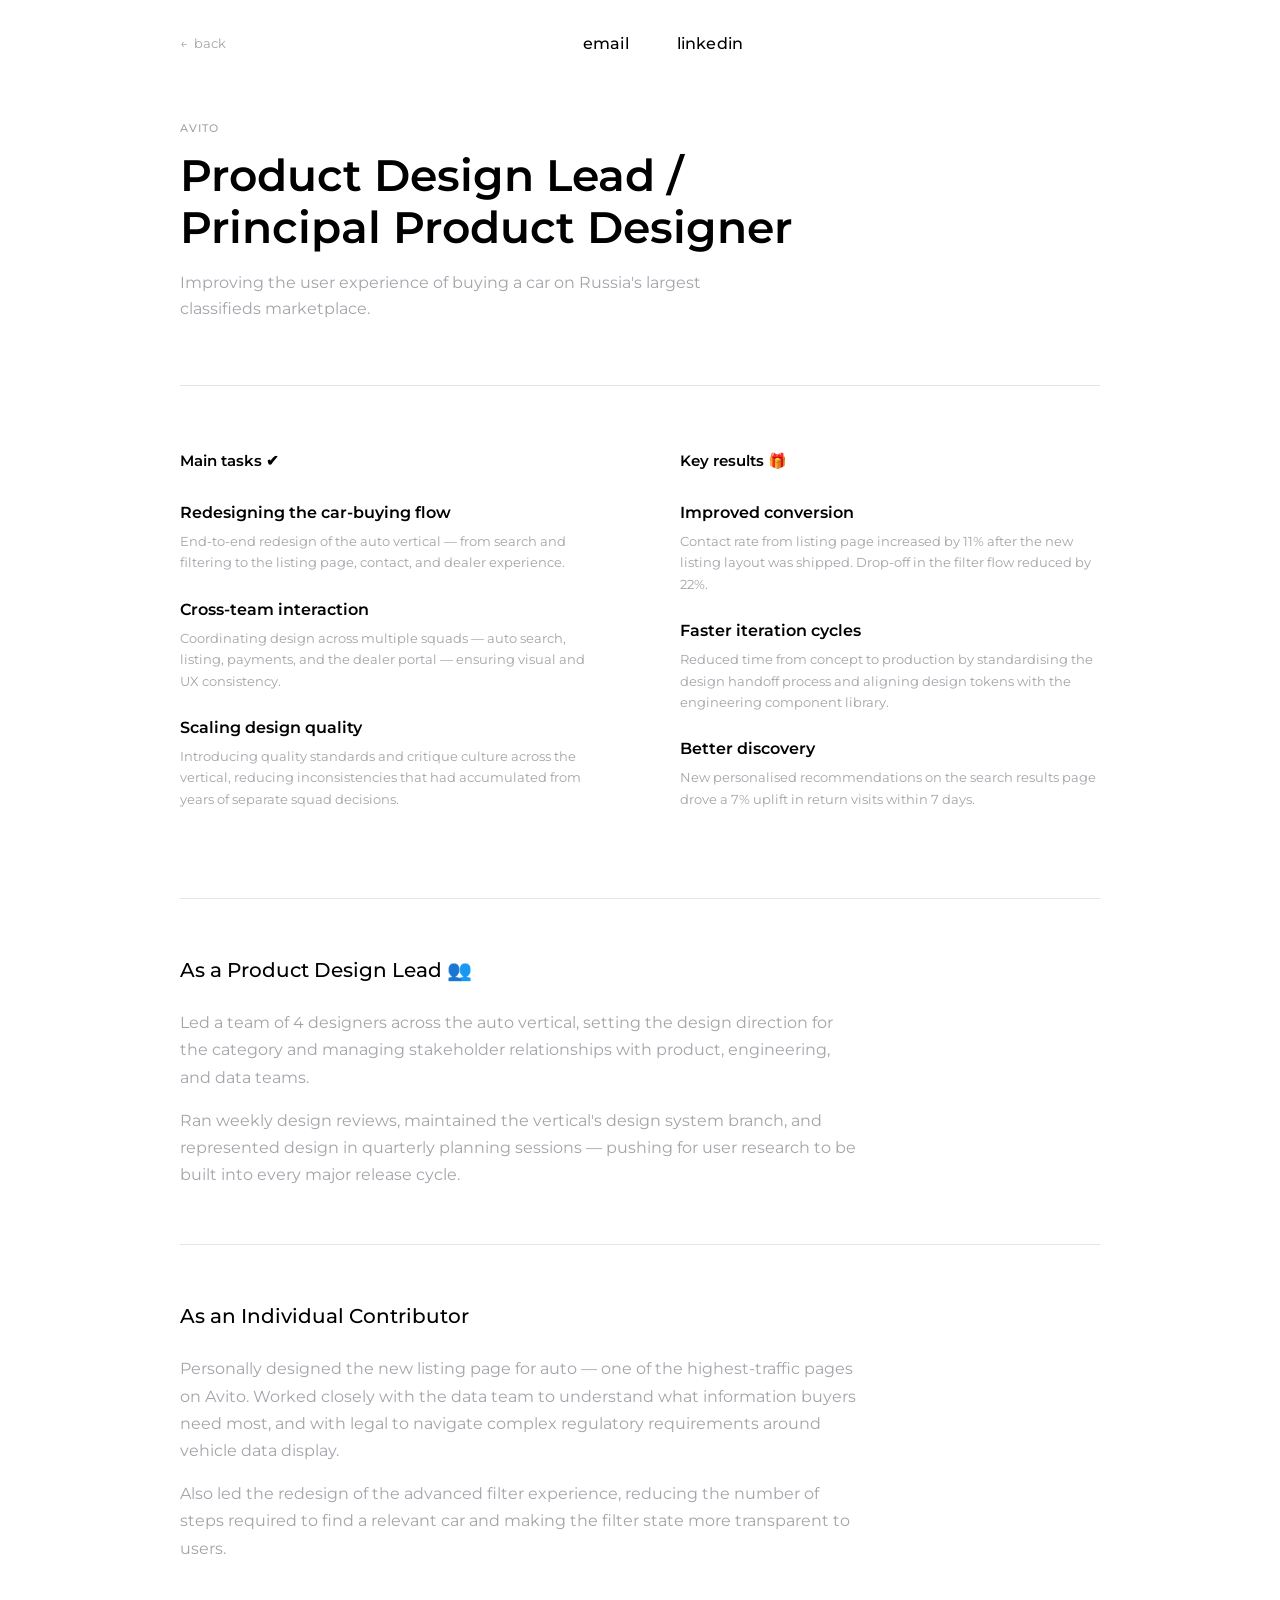
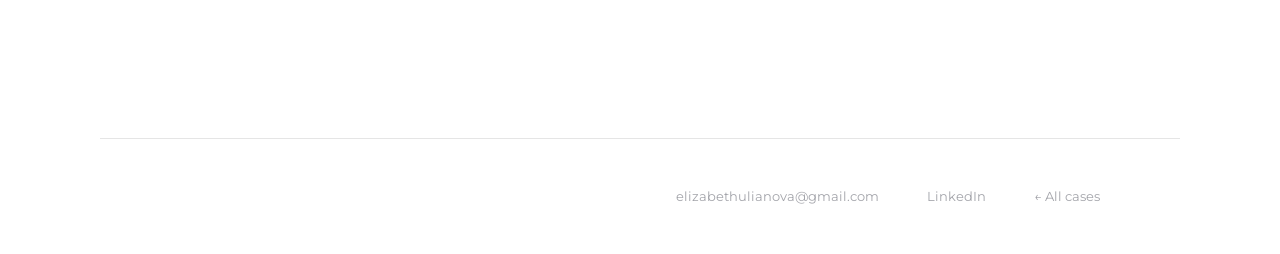
<file: avito.html>
<!DOCTYPE html>
<html lang="en">
<head>
  <meta charset="UTF-8" />
  <meta name="viewport" content="width=device-width, initial-scale=1.0" />
  <title>Avito — Lisa Ulianova</title>
  <link rel="stylesheet" href="styles.css" />
  <link rel="preconnect" href="https://fonts.googleapis.com" />
  <link rel="preconnect" href="https://fonts.gstatic.com" crossorigin />
</head>
<body class="case-page">

  <header>
    <div class="case-header">
      <a href="index.html" class="back-link">back</a>
      <nav class="site-nav" style="padding:0;justify-content:flex-end;gap:48px;width:auto;">
        <a href="#" onclick="copyEmail(event)">email</a>
        <a href="https://www.linkedin.com/in/lisaulianova/" target="_blank" rel="noopener">linkedin</a>
      </nav>
    </div>
  </header>

  <div class="case-hero">
    <p class="case-company">Avito</p>
    <h1 class="case-title">Product Design Lead /<br>Principal Product Designer</h1>
    <p class="case-subtitle">Improving the user experience of buying a car on Russia's largest classifieds marketplace.</p>
  </div>

  <div class="case-content">

    <div class="case-two-col">
      <div class="case-col">
        <h2>Main tasks ✔</h2>

        <div class="case-item">
          <h4>Redesigning the car-buying flow</h4>
          <p>End-to-end redesign of the auto vertical — from search and filtering to the listing page, contact, and dealer experience.</p>
        </div>

        <div class="case-item">
          <h4>Cross-team interaction</h4>
          <p>Coordinating design across multiple squads — auto search, listing, payments, and the dealer portal — ensuring visual and UX consistency.</p>
        </div>

        <div class="case-item">
          <h4>Scaling design quality</h4>
          <p>Introducing quality standards and critique culture across the vertical, reducing inconsistencies that had accumulated from years of separate squad decisions.</p>
        </div>
      </div>

      <div class="case-col">
        <h2>Key results 🎁</h2>

        <div class="case-item">
          <h4>Improved conversion</h4>
          <p>Contact rate from listing page increased by 11% after the new listing layout was shipped. Drop-off in the filter flow reduced by 22%.</p>
        </div>

        <div class="case-item">
          <h4>Faster iteration cycles</h4>
          <p>Reduced time from concept to production by standardising the design handoff process and aligning design tokens with the engineering component library.</p>
        </div>

        <div class="case-item">
          <h4>Better discovery</h4>
          <p>New personalised recommendations on the search results page drove a 7% uplift in return visits within 7 days.</p>
        </div>
      </div>
    </div>

    <div class="case-section">
      <h2>As a Product Design Lead 👥</h2>
      <p>Led a team of 4 designers across the auto vertical, setting the design direction for the category and managing stakeholder relationships with product, engineering, and data teams.</p>
      <p>Ran weekly design reviews, maintained the vertical's design system branch, and represented design in quarterly planning sessions — pushing for user research to be built into every major release cycle.</p>
    </div>

    <div class="case-section">
      <h2>As an Individual Contributor</h2>
      <p>Personally designed the new listing page for auto — one of the highest-traffic pages on Avito. Worked closely with the data team to understand what information buyers need most, and with legal to navigate complex regulatory requirements around vehicle data display.</p>
      <p>Also led the redesign of the advanced filter experience, reducing the number of steps required to find a relevant car and making the filter state more transparent to users.</p>
    </div>

  </div>

  <footer>
    <div class="site-footer">
      <a href="mailto:elizabethulianova@gmail.com">elizabethulianova@gmail.com</a>
      <a href="https://www.linkedin.com/in/lisaulianova/" target="_blank" rel="noopener">LinkedIn</a>
      <a href="index.html">← All cases</a>
    </div>
  </footer>

  <script>
    function copyEmail(e) {
      e.preventDefault();
      navigator.clipboard.writeText('elizabethulianova@gmail.com').then(function () {
        var toast = document.createElement('div');
        toast.className = 'toast';
        toast.textContent = 'email copied';
        document.body.appendChild(toast);
        setTimeout(function () { toast.classList.add('toast--visible'); }, 10);
        setTimeout(function () {
          toast.classList.remove('toast--visible');
          setTimeout(function () { toast.remove(); }, 300);
        }, 2200);
      });
    }
  </script>
</body>
</html>
</file>
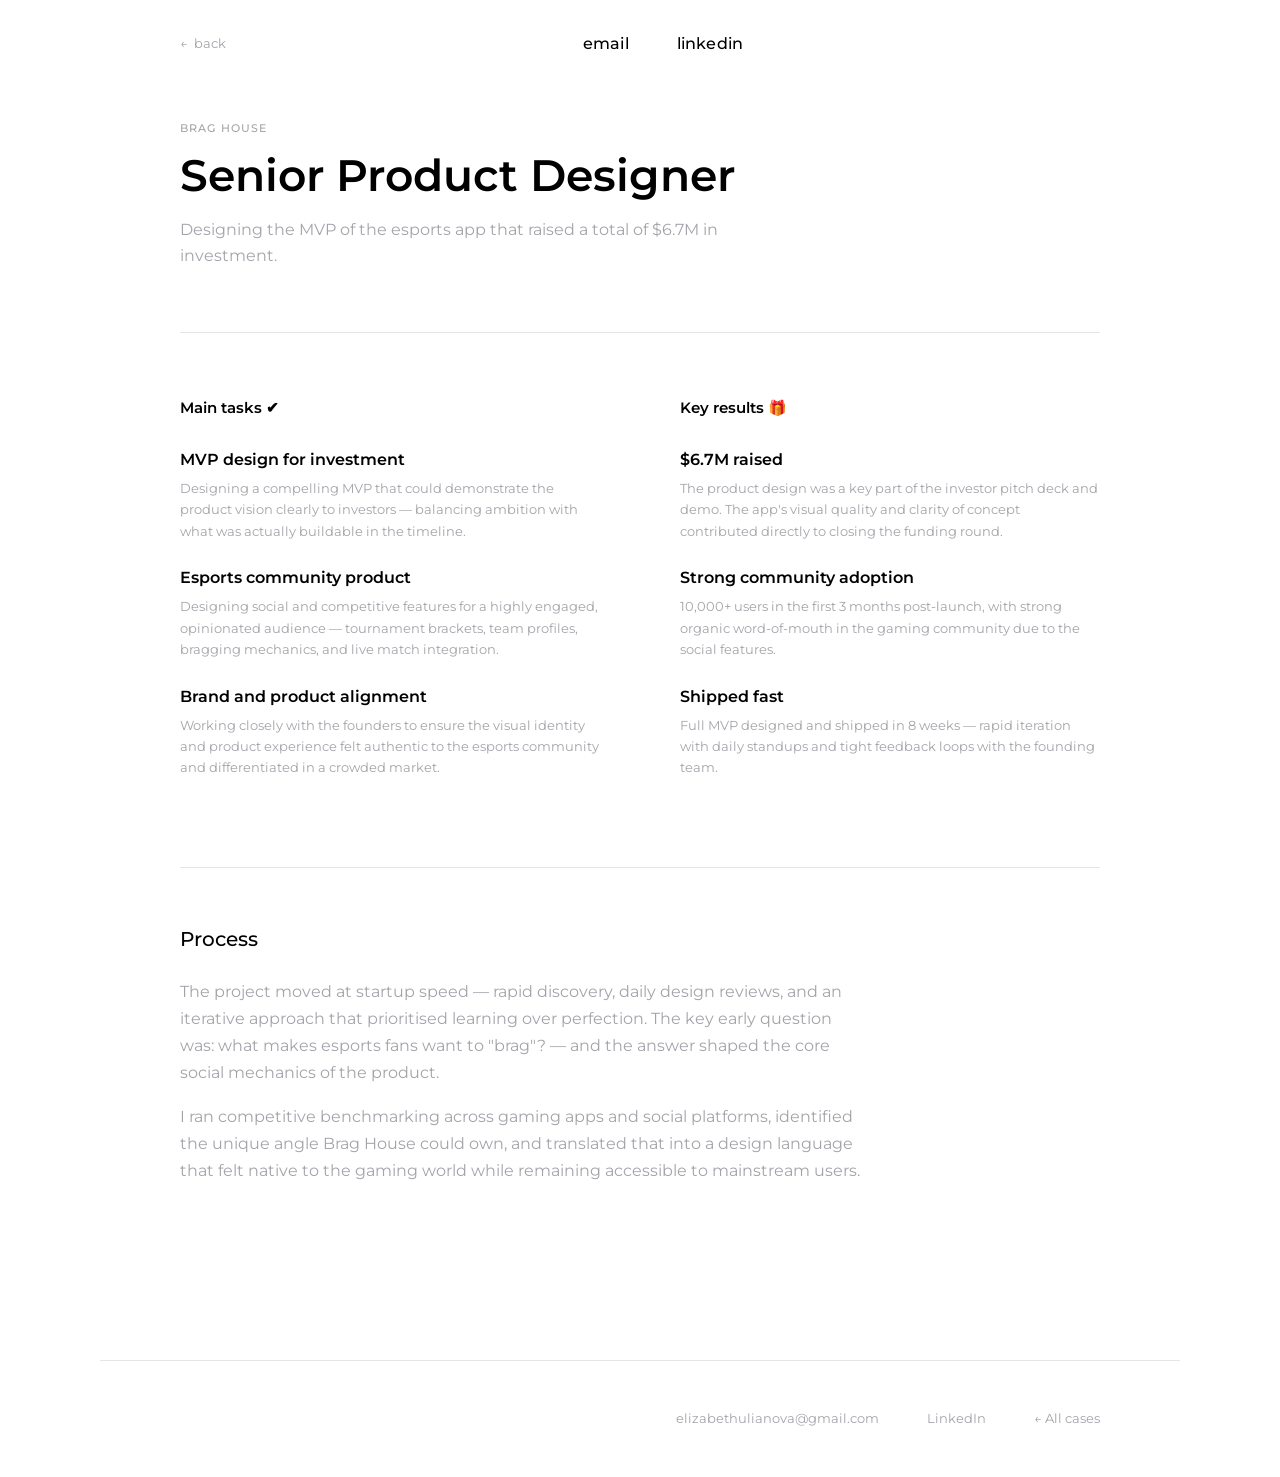
<file: brag-house.html>
<!DOCTYPE html>
<html lang="en">
<head>
  <meta charset="UTF-8" />
  <meta name="viewport" content="width=device-width, initial-scale=1.0" />
  <title>Brag House — Lisa Ulianova</title>
  <link rel="stylesheet" href="styles.css" />
  <link rel="preconnect" href="https://fonts.googleapis.com" />
  <link rel="preconnect" href="https://fonts.gstatic.com" crossorigin />
</head>
<body class="case-page">

  <header>
    <div class="case-header">
      <a href="index.html" class="back-link">back</a>
      <nav class="site-nav" style="padding:0;justify-content:flex-end;gap:48px;width:auto;">
        <a href="#" onclick="copyEmail(event)">email</a>
        <a href="https://www.linkedin.com/in/lisaulianova/" target="_blank" rel="noopener">linkedin</a>
      </nav>
    </div>
  </header>

  <div class="case-hero">
    <p class="case-company">Brag House</p>
    <h1 class="case-title">Senior Product Designer</h1>
    <p class="case-subtitle">Designing the MVP of the esports app that raised a total of $6.7M in investment.</p>
  </div>

  <div class="case-content">

    <div class="case-two-col">
      <div class="case-col">
        <h2>Main tasks ✔</h2>

        <div class="case-item">
          <h4>MVP design for investment</h4>
          <p>Designing a compelling MVP that could demonstrate the product vision clearly to investors — balancing ambition with what was actually buildable in the timeline.</p>
        </div>

        <div class="case-item">
          <h4>Esports community product</h4>
          <p>Designing social and competitive features for a highly engaged, opinionated audience — tournament brackets, team profiles, bragging mechanics, and live match integration.</p>
        </div>

        <div class="case-item">
          <h4>Brand and product alignment</h4>
          <p>Working closely with the founders to ensure the visual identity and product experience felt authentic to the esports community and differentiated in a crowded market.</p>
        </div>
      </div>

      <div class="case-col">
        <h2>Key results 🎁</h2>

        <div class="case-item">
          <h4>$6.7M raised</h4>
          <p>The product design was a key part of the investor pitch deck and demo. The app's visual quality and clarity of concept contributed directly to closing the funding round.</p>
        </div>

        <div class="case-item">
          <h4>Strong community adoption</h4>
          <p>10,000+ users in the first 3 months post-launch, with strong organic word-of-mouth in the gaming community due to the social features.</p>
        </div>

        <div class="case-item">
          <h4>Shipped fast</h4>
          <p>Full MVP designed and shipped in 8 weeks — rapid iteration with daily standups and tight feedback loops with the founding team.</p>
        </div>
      </div>
    </div>

    <div class="case-section">
      <h2>Process</h2>
      <p>The project moved at startup speed — rapid discovery, daily design reviews, and an iterative approach that prioritised learning over perfection. The key early question was: what makes esports fans want to "brag"? — and the answer shaped the core social mechanics of the product.</p>
      <p>I ran competitive benchmarking across gaming apps and social platforms, identified the unique angle Brag House could own, and translated that into a design language that felt native to the gaming world while remaining accessible to mainstream users.</p>
    </div>

  </div>

  <footer>
    <div class="site-footer">
      <a href="mailto:elizabethulianova@gmail.com">elizabethulianova@gmail.com</a>
      <a href="https://www.linkedin.com/in/lisaulianova/" target="_blank" rel="noopener">LinkedIn</a>
      <a href="index.html">← All cases</a>
    </div>
  </footer>

  <script>
    function copyEmail(e) {
      e.preventDefault();
      navigator.clipboard.writeText('elizabethulianova@gmail.com').then(function () {
        var toast = document.createElement('div');
        toast.className = 'toast';
        toast.textContent = 'email copied';
        document.body.appendChild(toast);
        setTimeout(function () { toast.classList.add('toast--visible'); }, 10);
        setTimeout(function () {
          toast.classList.remove('toast--visible');
          setTimeout(function () { toast.remove(); }, 300);
        }, 2200);
      });
    }
  </script>
</body>
</html>
</file>
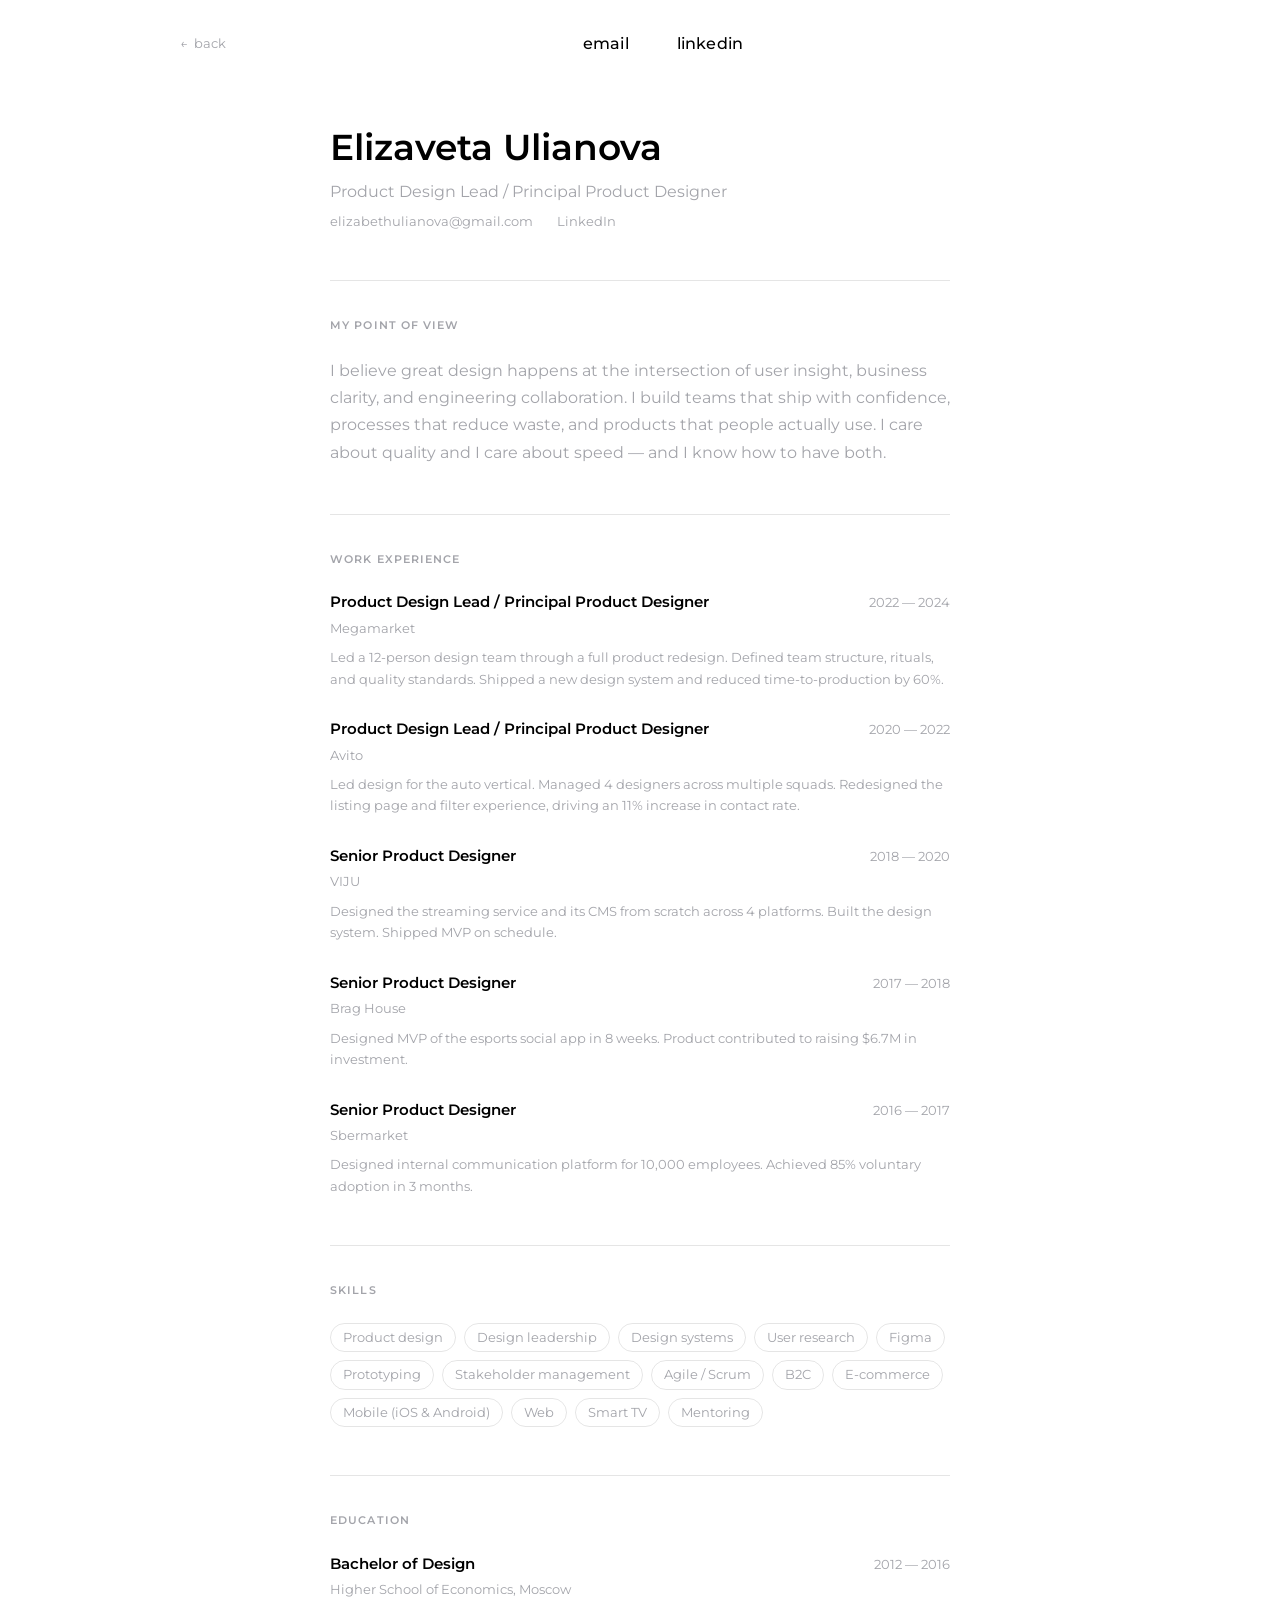
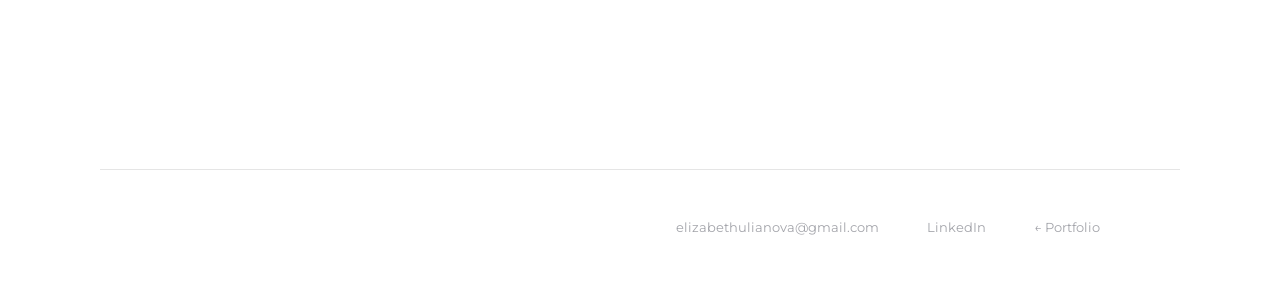
<file: cv.html>
<!DOCTYPE html>
<html lang="en">
<head>
  <meta charset="UTF-8" />
  <meta name="viewport" content="width=device-width, initial-scale=1.0" />
  <title>CV — Lisa Ulianova</title>
  <link rel="stylesheet" href="styles.css" />
  <link rel="preconnect" href="https://fonts.googleapis.com" />
  <link rel="preconnect" href="https://fonts.gstatic.com" crossorigin />
  <style>
    .cv-page {
      max-width: 780px;
      margin: 0 auto;
      padding: 64px var(--side-padding) 120px;
    }
    .cv-name {
      font-size: 36px;
      font-weight: 600;
      margin-bottom: 6px;
    }
    .cv-role {
      font-size: 16px;
      color: var(--text-muted);
      margin-bottom: 8px;
    }
    .cv-contact {
      font-size: 13px;
      color: var(--text-muted);
      margin-bottom: 48px;
      display: flex;
      gap: 24px;
      flex-wrap: wrap;
    }
    .cv-contact a {
      color: var(--text-muted);
      transition: color 0.2s;
    }
    .cv-contact a:hover { color: var(--text); }
    .cv-section {
      margin-bottom: 48px;
      padding-top: 36px;
      border-top: 1px solid var(--border);
    }
    .cv-section h2 {
      font-size: 11px;
      font-weight: 600;
      letter-spacing: 0.1em;
      text-transform: uppercase;
      color: var(--text-muted);
      margin-bottom: 24px;
    }
    .cv-job {
      margin-bottom: 28px;
    }
    .cv-job-header {
      display: flex;
      justify-content: space-between;
      align-items: baseline;
      margin-bottom: 4px;
    }
    .cv-job h3 {
      font-size: 15px;
      font-weight: 600;
    }
    .cv-job-date {
      font-size: 13px;
      color: var(--text-muted);
    }
    .cv-job-company {
      font-size: 13px;
      color: var(--text-muted);
      margin-bottom: 8px;
    }
    .cv-job p {
      font-size: 13px;
      line-height: 1.65;
      color: var(--text-muted);
    }
    .cv-skills {
      display: flex;
      flex-wrap: wrap;
      gap: 8px;
    }
    .cv-skill {
      font-size: 13px;
      padding: 4px 12px;
      border: 1px solid var(--border);
      border-radius: 20px;
      color: var(--text-muted);
    }
    .cv-pov {
      font-size: 16px;
      line-height: 1.7;
      color: var(--text-muted);
      max-width: 620px;
    }
    .cv-download {
      display: inline-block;
      margin-top: 32px;
      font-size: 13px;
      border-bottom: 1px solid var(--border);
      padding-bottom: 2px;
      color: var(--text-muted);
      transition: color 0.2s, border-color 0.2s;
    }
    .cv-download:hover {
      color: var(--text);
      border-color: var(--text);
    }
  </style>
</head>
<body class="case-page">

  <header>
    <div class="case-header">
      <a href="index.html" class="back-link">back</a>
      <nav class="site-nav" style="padding:0;justify-content:flex-end;gap:48px;width:auto;">
        <a href="#" onclick="copyEmail(event)">email</a>
        <a href="https://www.linkedin.com/in/lisaulianova/" target="_blank" rel="noopener">linkedin</a>
      </nav>
    </div>
  </header>

  <div class="cv-page">

    <h1 class="cv-name">Elizaveta Ulianova</h1>
    <p class="cv-role">Product Design Lead / Principal Product Designer</p>
    <div class="cv-contact">
      <a href="mailto:elizabethulianova@gmail.com">elizabethulianova@gmail.com</a>
      <a href="https://www.linkedin.com/in/lisaulianova/" target="_blank" rel="noopener">LinkedIn</a>
    </div>

    <div class="cv-section">
      <h2>My point of view</h2>
      <p class="cv-pov">I believe great design happens at the intersection of user insight, business clarity, and engineering collaboration. I build teams that ship with confidence, processes that reduce waste, and products that people actually use. I care about quality and I care about speed — and I know how to have both.</p>
    </div>

    <div class="cv-section">
      <h2>Work experience</h2>

      <div class="cv-job">
        <div class="cv-job-header">
          <h3>Product Design Lead / Principal Product Designer</h3>
          <span class="cv-job-date">2022 — 2024</span>
        </div>
        <p class="cv-job-company">Megamarket</p>
        <p>Led a 12-person design team through a full product redesign. Defined team structure, rituals, and quality standards. Shipped a new design system and reduced time-to-production by 60%.</p>
      </div>

      <div class="cv-job">
        <div class="cv-job-header">
          <h3>Product Design Lead / Principal Product Designer</h3>
          <span class="cv-job-date">2020 — 2022</span>
        </div>
        <p class="cv-job-company">Avito</p>
        <p>Led design for the auto vertical. Managed 4 designers across multiple squads. Redesigned the listing page and filter experience, driving an 11% increase in contact rate.</p>
      </div>

      <div class="cv-job">
        <div class="cv-job-header">
          <h3>Senior Product Designer</h3>
          <span class="cv-job-date">2018 — 2020</span>
        </div>
        <p class="cv-job-company">VIJU</p>
        <p>Designed the streaming service and its CMS from scratch across 4 platforms. Built the design system. Shipped MVP on schedule.</p>
      </div>

      <div class="cv-job">
        <div class="cv-job-header">
          <h3>Senior Product Designer</h3>
          <span class="cv-job-date">2017 — 2018</span>
        </div>
        <p class="cv-job-company">Brag House</p>
        <p>Designed MVP of the esports social app in 8 weeks. Product contributed to raising $6.7M in investment.</p>
      </div>

      <div class="cv-job">
        <div class="cv-job-header">
          <h3>Senior Product Designer</h3>
          <span class="cv-job-date">2016 — 2017</span>
        </div>
        <p class="cv-job-company">Sbermarket</p>
        <p>Designed internal communication platform for 10,000 employees. Achieved 85% voluntary adoption in 3 months.</p>
      </div>
    </div>

    <div class="cv-section">
      <h2>Skills</h2>
      <div class="cv-skills">
        <span class="cv-skill">Product design</span>
        <span class="cv-skill">Design leadership</span>
        <span class="cv-skill">Design systems</span>
        <span class="cv-skill">User research</span>
        <span class="cv-skill">Figma</span>
        <span class="cv-skill">Prototyping</span>
        <span class="cv-skill">Stakeholder management</span>
        <span class="cv-skill">Agile / Scrum</span>
        <span class="cv-skill">B2C</span>
        <span class="cv-skill">E-commerce</span>
        <span class="cv-skill">Mobile (iOS &amp; Android)</span>
        <span class="cv-skill">Web</span>
        <span class="cv-skill">Smart TV</span>
        <span class="cv-skill">Mentoring</span>
      </div>
    </div>

    <div class="cv-section">
      <h2>Education</h2>
      <div class="cv-job">
        <div class="cv-job-header">
          <h3>Bachelor of Design</h3>
          <span class="cv-job-date">2012 — 2016</span>
        </div>
        <p class="cv-job-company">Higher School of Economics, Moscow</p>
      </div>
    </div>

  </div>

  <footer>
    <div class="site-footer">
      <a href="mailto:elizabethulianova@gmail.com">elizabethulianova@gmail.com</a>
      <a href="https://www.linkedin.com/in/lisaulianova/" target="_blank" rel="noopener">LinkedIn</a>
      <a href="index.html">← Portfolio</a>
    </div>
  </footer>

  <script>
    function copyEmail(e) {
      e.preventDefault();
      navigator.clipboard.writeText('elizabethulianova@gmail.com').then(function () {
        var toast = document.createElement('div');
        toast.className = 'toast';
        toast.textContent = 'email copied';
        document.body.appendChild(toast);
        setTimeout(function () { toast.classList.add('toast--visible'); }, 10);
        setTimeout(function () {
          toast.classList.remove('toast--visible');
          setTimeout(function () { toast.remove(); }, 300);
        }, 2200);
      });
    }
  </script>
</body>
</html>
</file>
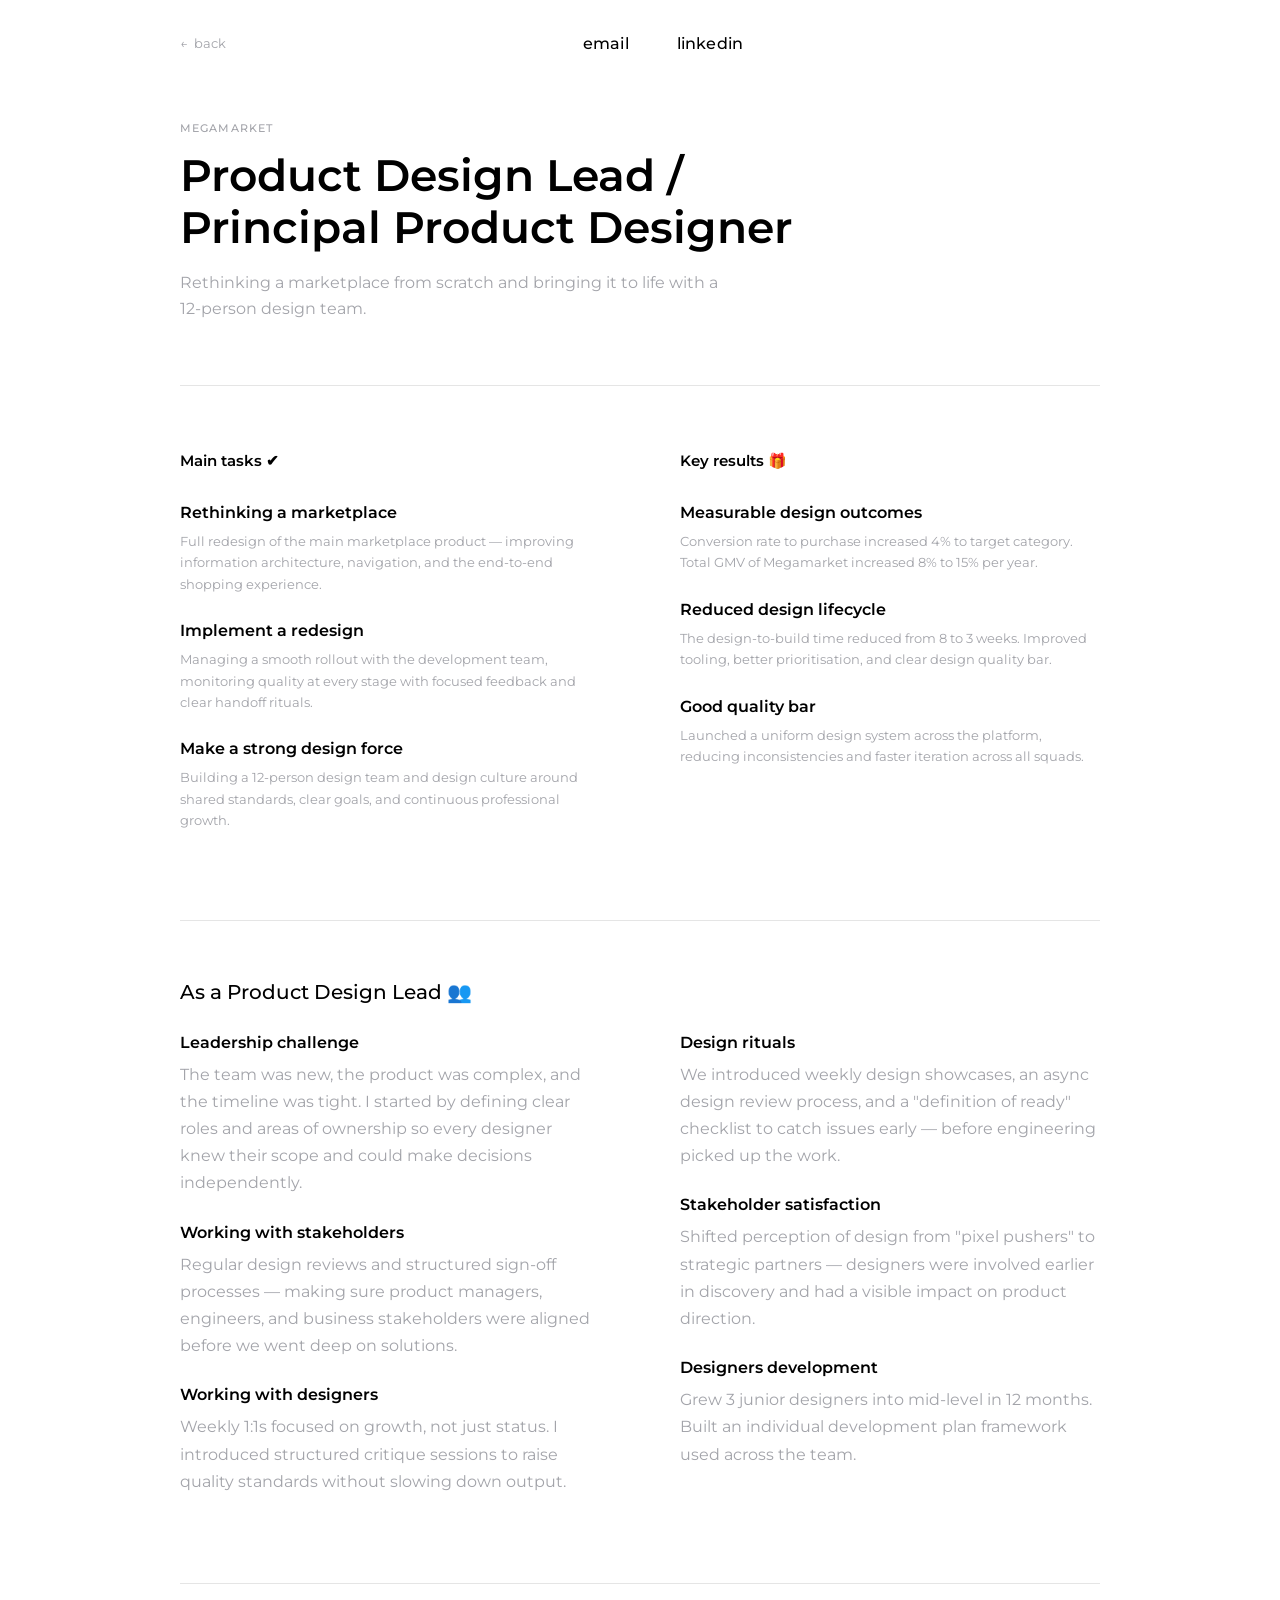
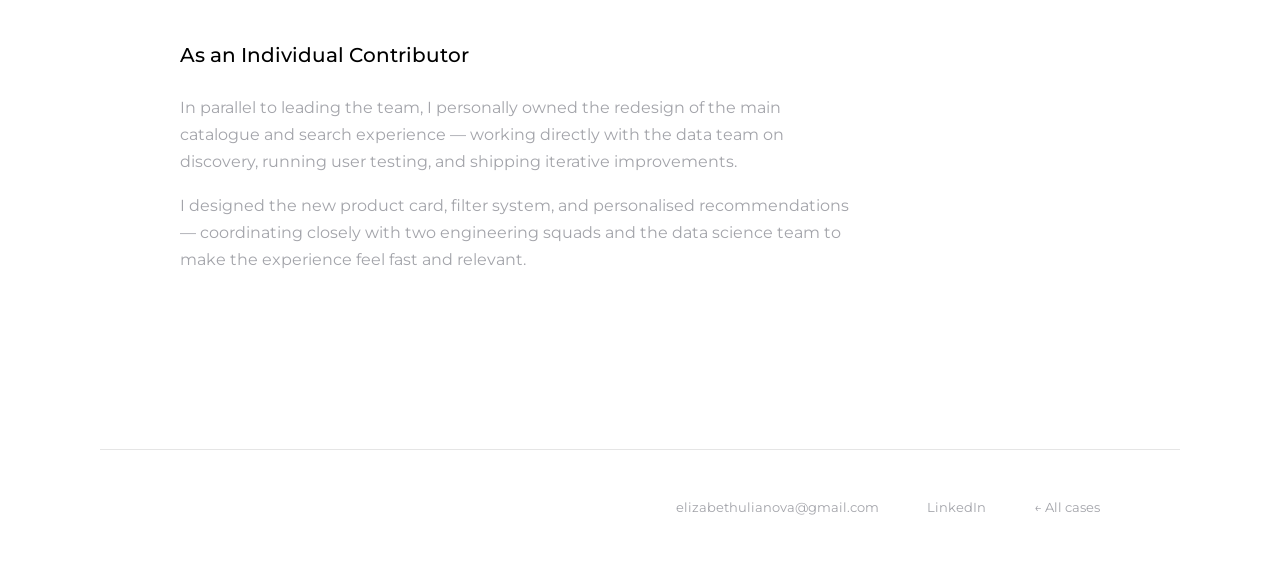
<file: megamarket.html>
<!DOCTYPE html>
<html lang="en">
<head>
  <meta charset="UTF-8" />
  <meta name="viewport" content="width=device-width, initial-scale=1.0" />
  <title>Megamarket — Lisa Ulianova</title>
  <link rel="stylesheet" href="styles.css" />
  <link rel="preconnect" href="https://fonts.googleapis.com" />
  <link rel="preconnect" href="https://fonts.gstatic.com" crossorigin />
</head>
<body class="case-page">

  <header>
    <div class="case-header">
      <a href="index.html" class="back-link">back</a>
      <nav class="site-nav" style="padding:0;justify-content:flex-end;gap:48px;width:auto;">
        <a href="#" onclick="copyEmail(event)">email</a>
        <a href="https://www.linkedin.com/in/lisaulianova/" target="_blank" rel="noopener">linkedin</a>
      </nav>
    </div>
  </header>

  <div class="case-hero">
    <p class="case-company">Megamarket</p>
    <h1 class="case-title">Product Design Lead /<br>Principal Product Designer</h1>
    <p class="case-subtitle">Rethinking a marketplace from scratch and bringing it to life with a 12-person design team.</p>
  </div>

  <div class="case-content">

    <div class="case-two-col">
      <div class="case-col">
        <h2>Main tasks ✔</h2>

        <div class="case-item">
          <h4>Rethinking a marketplace</h4>
          <p>Full redesign of the main marketplace product — improving information architecture, navigation, and the end-to-end shopping experience.</p>
        </div>

        <div class="case-item">
          <h4>Implement a redesign</h4>
          <p>Managing a smooth rollout with the development team, monitoring quality at every stage with focused feedback and clear handoff rituals.</p>
        </div>

        <div class="case-item">
          <h4>Make a strong design force</h4>
          <p>Building a 12-person design team and design culture around shared standards, clear goals, and continuous professional growth.</p>
        </div>
      </div>

      <div class="case-col">
        <h2>Key results 🎁</h2>

        <div class="case-item">
          <h4>Measurable design outcomes</h4>
          <p>Conversion rate to purchase increased 4% to target category. Total GMV of Megamarket increased 8% to 15% per year.</p>
        </div>

        <div class="case-item">
          <h4>Reduced design lifecycle</h4>
          <p>The design-to-build time reduced from 8 to 3 weeks. Improved tooling, better prioritisation, and clear design quality bar.</p>
        </div>

        <div class="case-item">
          <h4>Good quality bar</h4>
          <p>Launched a uniform design system across the platform, reducing inconsistencies and faster iteration across all squads.</p>
        </div>
      </div>
    </div>

    <div class="case-section">
      <h2>As a Product Design Lead 👥</h2>

      <div class="case-two-col" style="border-top:none;padding-top:0;">
        <div class="case-col">

          <div class="case-item">
            <h4>Leadership challenge</h4>
            <p>The team was new, the product was complex, and the timeline was tight. I started by defining clear roles and areas of ownership so every designer knew their scope and could make decisions independently.</p>
          </div>

          <div class="case-item">
            <h4>Working with stakeholders</h4>
            <p>Regular design reviews and structured sign-off processes — making sure product managers, engineers, and business stakeholders were aligned before we went deep on solutions.</p>
          </div>

          <div class="case-item">
            <h4>Working with designers</h4>
            <p>Weekly 1:1s focused on growth, not just status. I introduced structured critique sessions to raise quality standards without slowing down output.</p>
          </div>

        </div>
        <div class="case-col">

          <div class="case-item">
            <h4>Design rituals</h4>
            <p>We introduced weekly design showcases, an async design review process, and a "definition of ready" checklist to catch issues early — before engineering picked up the work.</p>
          </div>

          <div class="case-item">
            <h4>Stakeholder satisfaction</h4>
            <p>Shifted perception of design from "pixel pushers" to strategic partners — designers were involved earlier in discovery and had a visible impact on product direction.</p>
          </div>

          <div class="case-item">
            <h4>Designers development</h4>
            <p>Grew 3 junior designers into mid-level in 12 months. Built an individual development plan framework used across the team.</p>
          </div>

        </div>
      </div>
    </div>

    <div class="case-section">
      <h2>As an Individual Contributor</h2>
      <p>In parallel to leading the team, I personally owned the redesign of the main catalogue and search experience — working directly with the data team on discovery, running user testing, and shipping iterative improvements.</p>
      <p>I designed the new product card, filter system, and personalised recommendations — coordinating closely with two engineering squads and the data science team to make the experience feel fast and relevant.</p>
    </div>

  </div>

  <footer>
    <div class="site-footer">
      <a href="mailto:elizabethulianova@gmail.com">elizabethulianova@gmail.com</a>
      <a href="https://www.linkedin.com/in/lisaulianova/" target="_blank" rel="noopener">LinkedIn</a>
      <a href="index.html">← All cases</a>
    </div>
  </footer>

  <script>
    function copyEmail(e) {
      e.preventDefault();
      navigator.clipboard.writeText('elizabethulianova@gmail.com').then(function () {
        var toast = document.createElement('div');
        toast.className = 'toast';
        toast.textContent = 'email copied';
        document.body.appendChild(toast);
        setTimeout(function () { toast.classList.add('toast--visible'); }, 10);
        setTimeout(function () {
          toast.classList.remove('toast--visible');
          setTimeout(function () { toast.remove(); }, 300);
        }, 2200);
      });
    }
  </script>
</body>
</html>
</file>
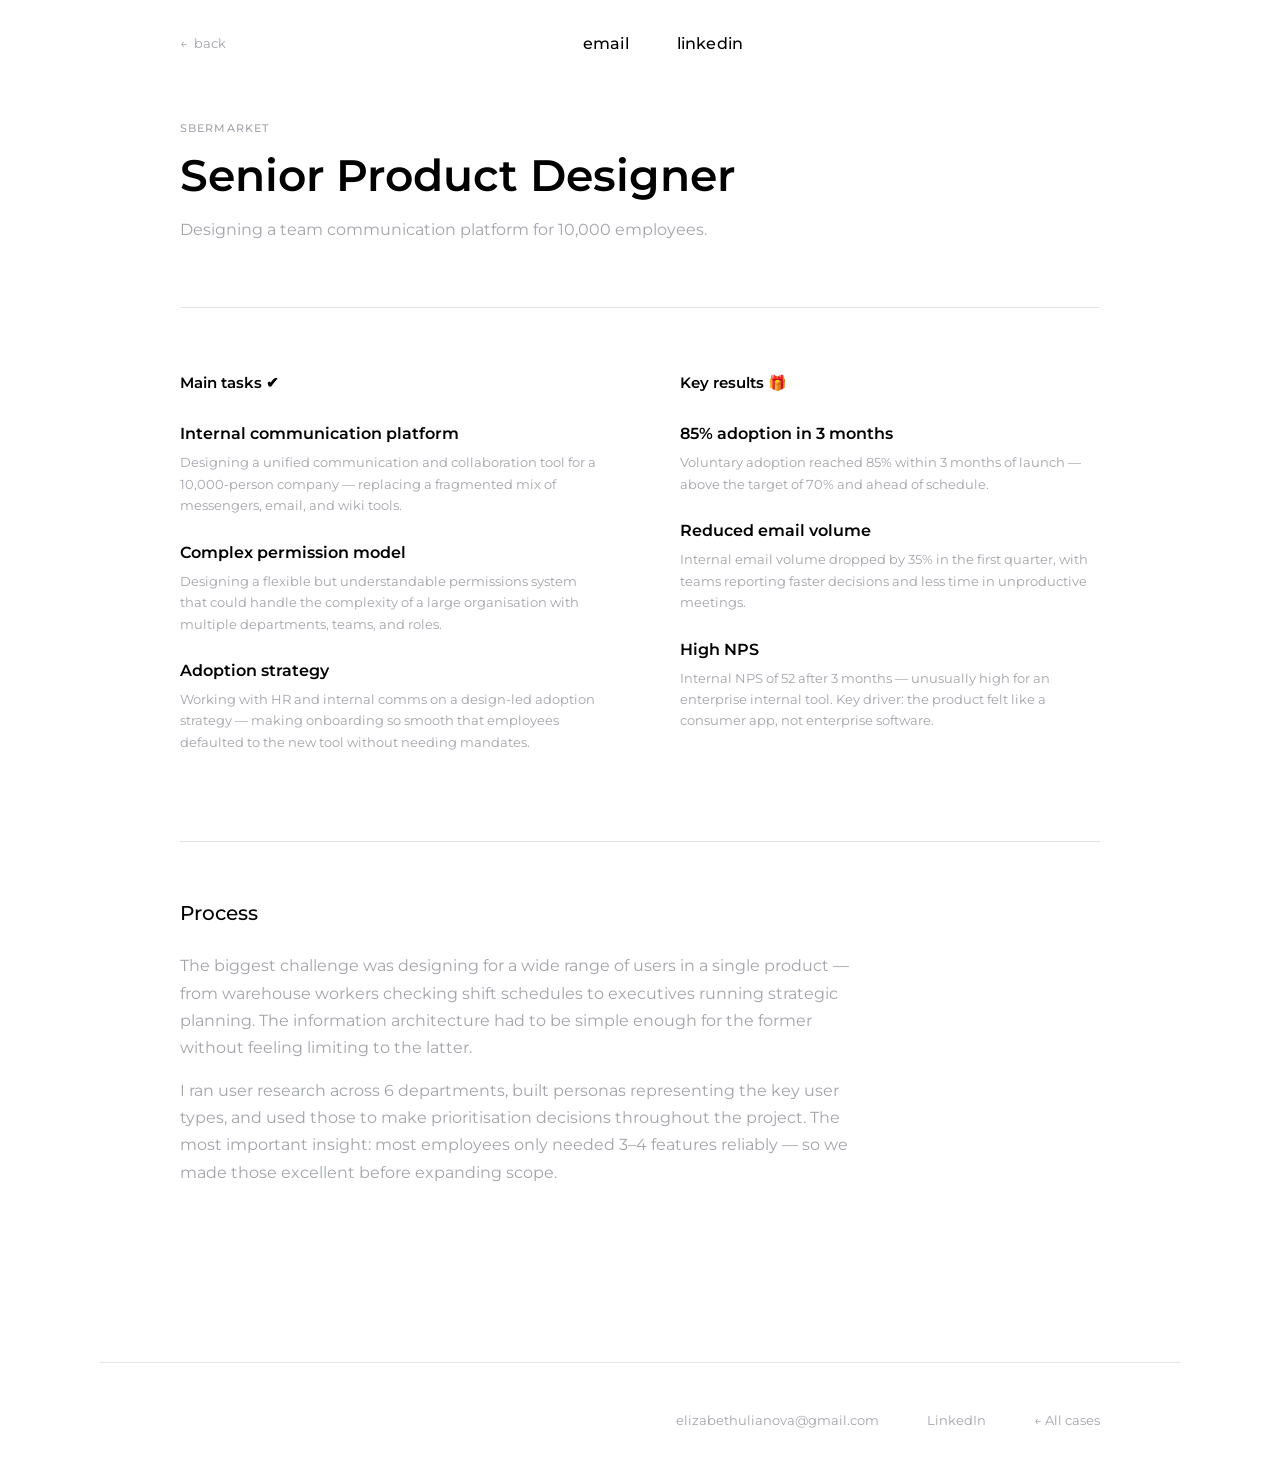
<file: sbermarket.html>
<!DOCTYPE html>
<html lang="en">
<head>
  <meta charset="UTF-8" />
  <meta name="viewport" content="width=device-width, initial-scale=1.0" />
  <title>Sbermarket — Lisa Ulianova</title>
  <link rel="stylesheet" href="styles.css" />
  <link rel="preconnect" href="https://fonts.googleapis.com" />
  <link rel="preconnect" href="https://fonts.gstatic.com" crossorigin />
</head>
<body class="case-page">

  <header>
    <div class="case-header">
      <a href="index.html" class="back-link">back</a>
      <nav class="site-nav" style="padding:0;justify-content:flex-end;gap:48px;width:auto;">
        <a href="#" onclick="copyEmail(event)">email</a>
        <a href="https://www.linkedin.com/in/lisaulianova/" target="_blank" rel="noopener">linkedin</a>
      </nav>
    </div>
  </header>

  <div class="case-hero">
    <p class="case-company">Sbermarket</p>
    <h1 class="case-title">Senior Product Designer</h1>
    <p class="case-subtitle">Designing a team communication platform for 10,000 employees.</p>
  </div>

  <div class="case-content">

    <div class="case-two-col">
      <div class="case-col">
        <h2>Main tasks ✔</h2>

        <div class="case-item">
          <h4>Internal communication platform</h4>
          <p>Designing a unified communication and collaboration tool for a 10,000-person company — replacing a fragmented mix of messengers, email, and wiki tools.</p>
        </div>

        <div class="case-item">
          <h4>Complex permission model</h4>
          <p>Designing a flexible but understandable permissions system that could handle the complexity of a large organisation with multiple departments, teams, and roles.</p>
        </div>

        <div class="case-item">
          <h4>Adoption strategy</h4>
          <p>Working with HR and internal comms on a design-led adoption strategy — making onboarding so smooth that employees defaulted to the new tool without needing mandates.</p>
        </div>
      </div>

      <div class="case-col">
        <h2>Key results 🎁</h2>

        <div class="case-item">
          <h4>85% adoption in 3 months</h4>
          <p>Voluntary adoption reached 85% within 3 months of launch — above the target of 70% and ahead of schedule.</p>
        </div>

        <div class="case-item">
          <h4>Reduced email volume</h4>
          <p>Internal email volume dropped by 35% in the first quarter, with teams reporting faster decisions and less time in unproductive meetings.</p>
        </div>

        <div class="case-item">
          <h4>High NPS</h4>
          <p>Internal NPS of 52 after 3 months — unusually high for an enterprise internal tool. Key driver: the product felt like a consumer app, not enterprise software.</p>
        </div>
      </div>
    </div>

    <div class="case-section">
      <h2>Process</h2>
      <p>The biggest challenge was designing for a wide range of users in a single product — from warehouse workers checking shift schedules to executives running strategic planning. The information architecture had to be simple enough for the former without feeling limiting to the latter.</p>
      <p>I ran user research across 6 departments, built personas representing the key user types, and used those to make prioritisation decisions throughout the project. The most important insight: most employees only needed 3–4 features reliably — so we made those excellent before expanding scope.</p>
    </div>

  </div>

  <footer>
    <div class="site-footer">
      <a href="mailto:elizabethulianova@gmail.com">elizabethulianova@gmail.com</a>
      <a href="https://www.linkedin.com/in/lisaulianova/" target="_blank" rel="noopener">LinkedIn</a>
      <a href="index.html">← All cases</a>
    </div>
  </footer>

  <script>
    function copyEmail(e) {
      e.preventDefault();
      navigator.clipboard.writeText('elizabethulianova@gmail.com').then(function () {
        var toast = document.createElement('div');
        toast.className = 'toast';
        toast.textContent = 'email copied';
        document.body.appendChild(toast);
        setTimeout(function () { toast.classList.add('toast--visible'); }, 10);
        setTimeout(function () {
          toast.classList.remove('toast--visible');
          setTimeout(function () { toast.remove(); }, 300);
        }, 2200);
      });
    }
  </script>
</body>
</html>
</file>
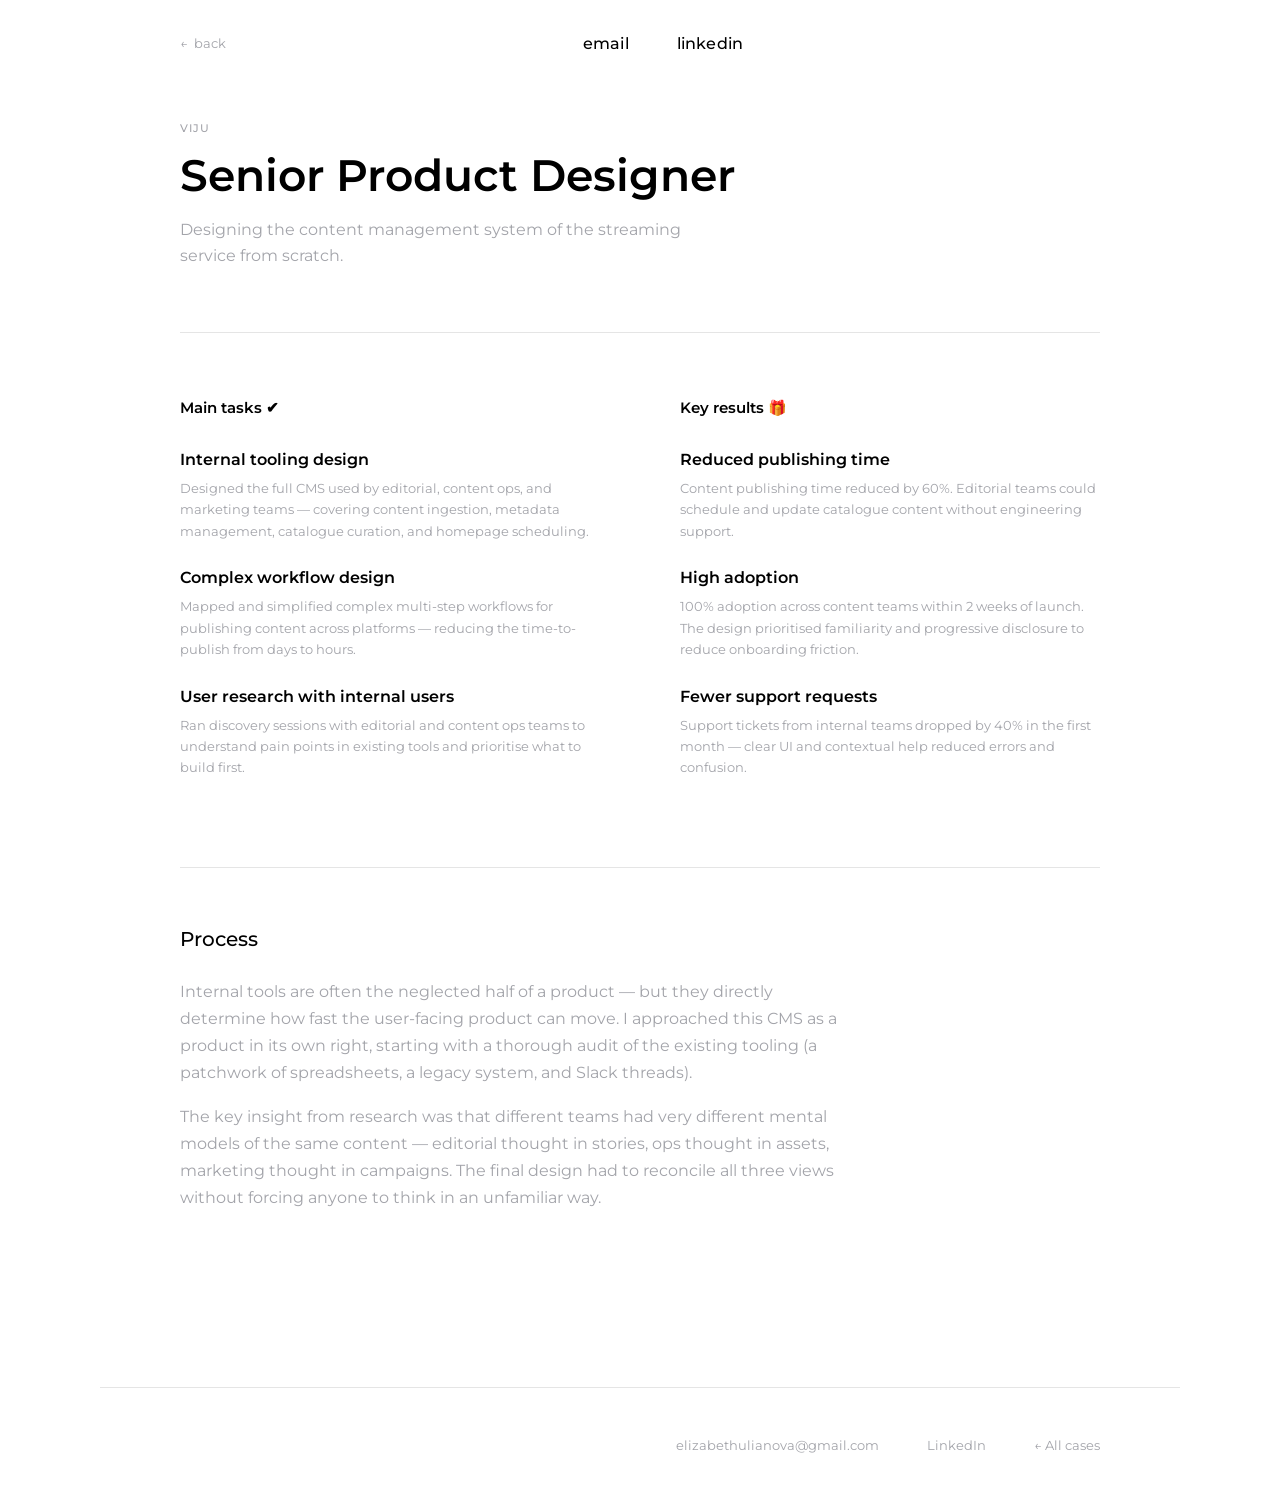
<file: viju-cms.html>
<!DOCTYPE html>
<html lang="en">
<head>
  <meta charset="UTF-8" />
  <meta name="viewport" content="width=device-width, initial-scale=1.0" />
  <title>VIJU CMS — Lisa Ulianova</title>
  <link rel="stylesheet" href="styles.css" />
  <link rel="preconnect" href="https://fonts.googleapis.com" />
  <link rel="preconnect" href="https://fonts.gstatic.com" crossorigin />
</head>
<body class="case-page">

  <header>
    <div class="case-header">
      <a href="index.html" class="back-link">back</a>
      <nav class="site-nav" style="padding:0;justify-content:flex-end;gap:48px;width:auto;">
        <a href="#" onclick="copyEmail(event)">email</a>
        <a href="https://www.linkedin.com/in/lisaulianova/" target="_blank" rel="noopener">linkedin</a>
      </nav>
    </div>
  </header>

  <div class="case-hero">
    <p class="case-company">VIJU</p>
    <h1 class="case-title">Senior Product Designer</h1>
    <p class="case-subtitle">Designing the content management system of the streaming service from scratch.</p>
  </div>

  <div class="case-content">

    <div class="case-two-col">
      <div class="case-col">
        <h2>Main tasks ✔</h2>

        <div class="case-item">
          <h4>Internal tooling design</h4>
          <p>Designed the full CMS used by editorial, content ops, and marketing teams — covering content ingestion, metadata management, catalogue curation, and homepage scheduling.</p>
        </div>

        <div class="case-item">
          <h4>Complex workflow design</h4>
          <p>Mapped and simplified complex multi-step workflows for publishing content across platforms — reducing the time-to-publish from days to hours.</p>
        </div>

        <div class="case-item">
          <h4>User research with internal users</h4>
          <p>Ran discovery sessions with editorial and content ops teams to understand pain points in existing tools and prioritise what to build first.</p>
        </div>
      </div>

      <div class="case-col">
        <h2>Key results 🎁</h2>

        <div class="case-item">
          <h4>Reduced publishing time</h4>
          <p>Content publishing time reduced by 60%. Editorial teams could schedule and update catalogue content without engineering support.</p>
        </div>

        <div class="case-item">
          <h4>High adoption</h4>
          <p>100% adoption across content teams within 2 weeks of launch. The design prioritised familiarity and progressive disclosure to reduce onboarding friction.</p>
        </div>

        <div class="case-item">
          <h4>Fewer support requests</h4>
          <p>Support tickets from internal teams dropped by 40% in the first month — clear UI and contextual help reduced errors and confusion.</p>
        </div>
      </div>
    </div>

    <div class="case-section">
      <h2>Process</h2>
      <p>Internal tools are often the neglected half of a product — but they directly determine how fast the user-facing product can move. I approached this CMS as a product in its own right, starting with a thorough audit of the existing tooling (a patchwork of spreadsheets, a legacy system, and Slack threads).</p>
      <p>The key insight from research was that different teams had very different mental models of the same content — editorial thought in stories, ops thought in assets, marketing thought in campaigns. The final design had to reconcile all three views without forcing anyone to think in an unfamiliar way.</p>
    </div>

  </div>

  <footer>
    <div class="site-footer">
      <a href="mailto:elizabethulianova@gmail.com">elizabethulianova@gmail.com</a>
      <a href="https://www.linkedin.com/in/lisaulianova/" target="_blank" rel="noopener">LinkedIn</a>
      <a href="index.html">← All cases</a>
    </div>
  </footer>

  <script>
    function copyEmail(e) {
      e.preventDefault();
      navigator.clipboard.writeText('elizabethulianova@gmail.com').then(function () {
        var toast = document.createElement('div');
        toast.className = 'toast';
        toast.textContent = 'email copied';
        document.body.appendChild(toast);
        setTimeout(function () { toast.classList.add('toast--visible'); }, 10);
        setTimeout(function () {
          toast.classList.remove('toast--visible');
          setTimeout(function () { toast.remove(); }, 300);
        }, 2200);
      });
    }
  </script>
</body>
</html>
</file>
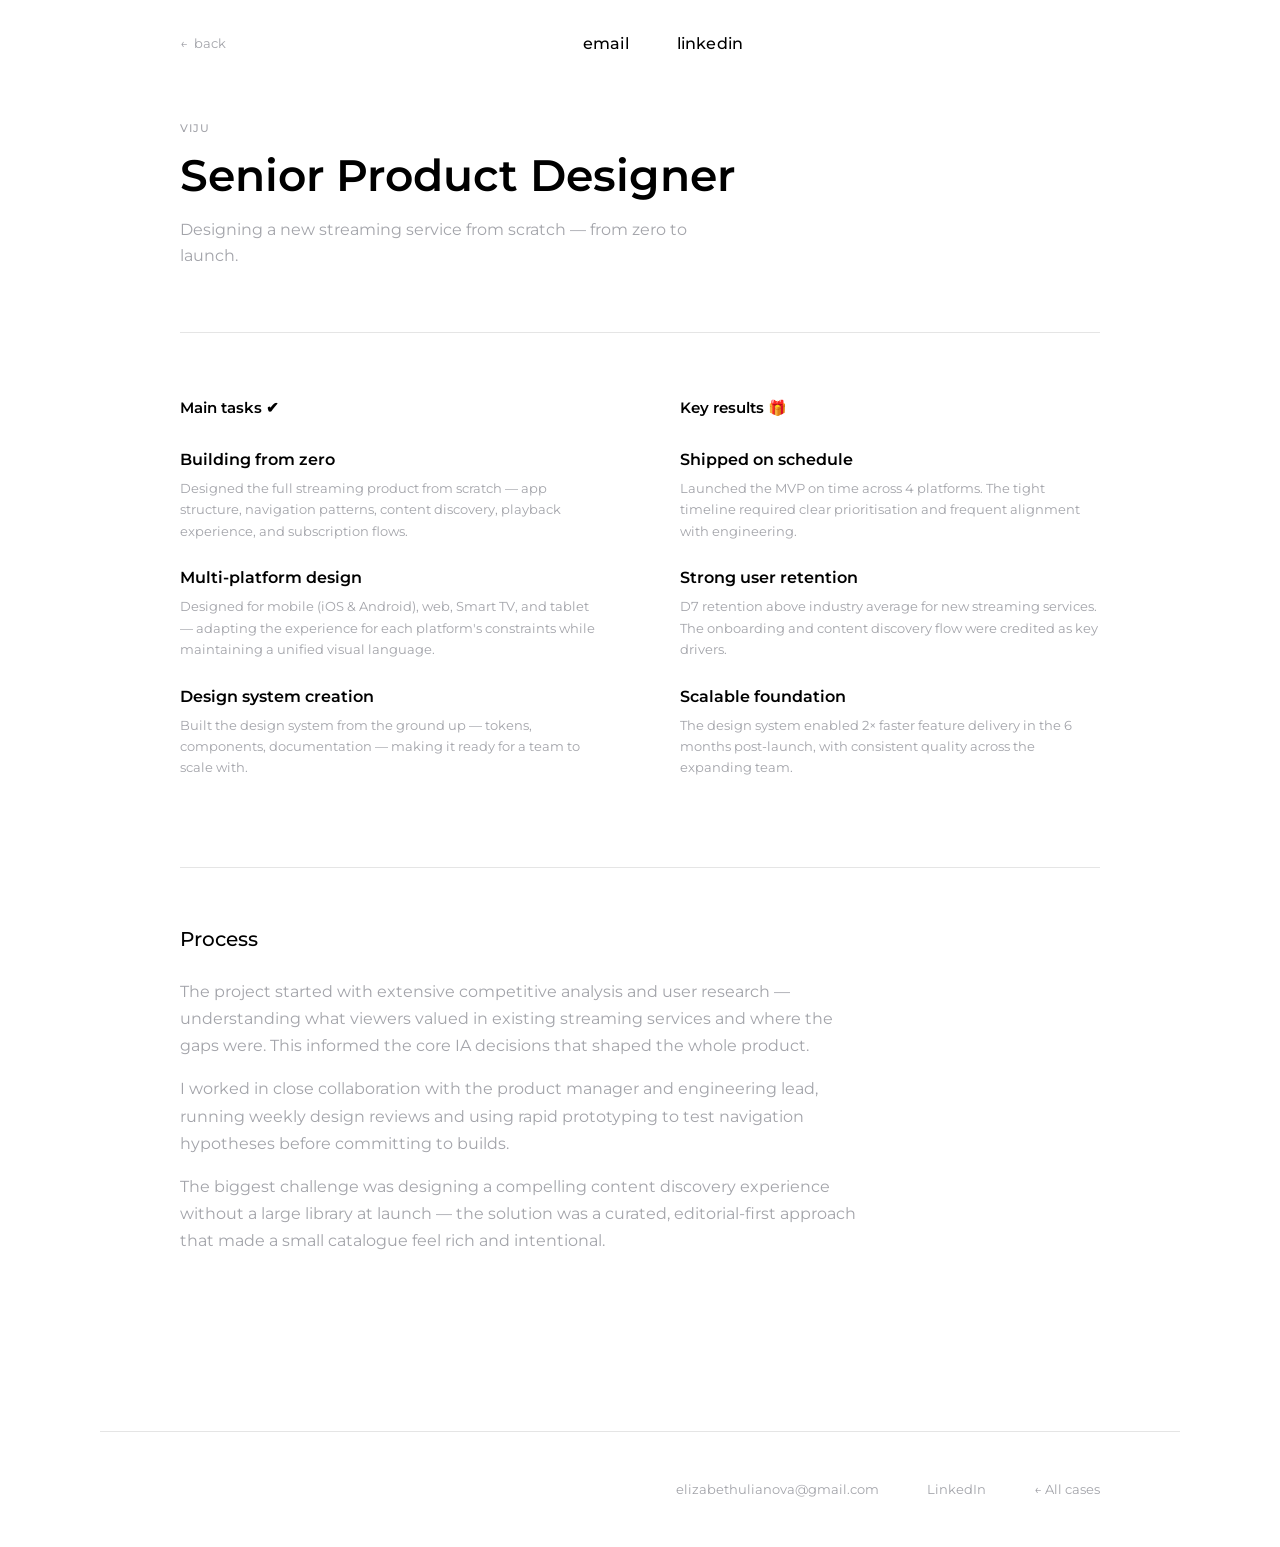
<file: viju-streaming.html>
<!DOCTYPE html>
<html lang="en">
<head>
  <meta charset="UTF-8" />
  <meta name="viewport" content="width=device-width, initial-scale=1.0" />
  <title>VIJU Streaming — Lisa Ulianova</title>
  <link rel="stylesheet" href="styles.css" />
  <link rel="preconnect" href="https://fonts.googleapis.com" />
  <link rel="preconnect" href="https://fonts.gstatic.com" crossorigin />
</head>
<body class="case-page">

  <header>
    <div class="case-header">
      <a href="index.html" class="back-link">back</a>
      <nav class="site-nav" style="padding:0;justify-content:flex-end;gap:48px;width:auto;">
        <a href="#" onclick="copyEmail(event)">email</a>
        <a href="https://www.linkedin.com/in/lisaulianova/" target="_blank" rel="noopener">linkedin</a>
      </nav>
    </div>
  </header>

  <div class="case-hero">
    <p class="case-company">VIJU</p>
    <h1 class="case-title">Senior Product Designer</h1>
    <p class="case-subtitle">Designing a new streaming service from scratch — from zero to launch.</p>
  </div>

  <div class="case-content">

    <div class="case-two-col">
      <div class="case-col">
        <h2>Main tasks ✔</h2>

        <div class="case-item">
          <h4>Building from zero</h4>
          <p>Designed the full streaming product from scratch — app structure, navigation patterns, content discovery, playback experience, and subscription flows.</p>
        </div>

        <div class="case-item">
          <h4>Multi-platform design</h4>
          <p>Designed for mobile (iOS & Android), web, Smart TV, and tablet — adapting the experience for each platform's constraints while maintaining a unified visual language.</p>
        </div>

        <div class="case-item">
          <h4>Design system creation</h4>
          <p>Built the design system from the ground up — tokens, components, documentation — making it ready for a team to scale with.</p>
        </div>
      </div>

      <div class="case-col">
        <h2>Key results 🎁</h2>

        <div class="case-item">
          <h4>Shipped on schedule</h4>
          <p>Launched the MVP on time across 4 platforms. The tight timeline required clear prioritisation and frequent alignment with engineering.</p>
        </div>

        <div class="case-item">
          <h4>Strong user retention</h4>
          <p>D7 retention above industry average for new streaming services. The onboarding and content discovery flow were credited as key drivers.</p>
        </div>

        <div class="case-item">
          <h4>Scalable foundation</h4>
          <p>The design system enabled 2× faster feature delivery in the 6 months post-launch, with consistent quality across the expanding team.</p>
        </div>
      </div>
    </div>

    <div class="case-section">
      <h2>Process</h2>
      <p>The project started with extensive competitive analysis and user research — understanding what viewers valued in existing streaming services and where the gaps were. This informed the core IA decisions that shaped the whole product.</p>
      <p>I worked in close collaboration with the product manager and engineering lead, running weekly design reviews and using rapid prototyping to test navigation hypotheses before committing to builds.</p>
      <p>The biggest challenge was designing a compelling content discovery experience without a large library at launch — the solution was a curated, editorial-first approach that made a small catalogue feel rich and intentional.</p>
    </div>

  </div>

  <footer>
    <div class="site-footer">
      <a href="mailto:elizabethulianova@gmail.com">elizabethulianova@gmail.com</a>
      <a href="https://www.linkedin.com/in/lisaulianova/" target="_blank" rel="noopener">LinkedIn</a>
      <a href="index.html">← All cases</a>
    </div>
  </footer>

  <script>
    function copyEmail(e) {
      e.preventDefault();
      navigator.clipboard.writeText('elizabethulianova@gmail.com').then(function () {
        var toast = document.createElement('div');
        toast.className = 'toast';
        toast.textContent = 'email copied';
        document.body.appendChild(toast);
        setTimeout(function () { toast.classList.add('toast--visible'); }, 10);
        setTimeout(function () {
          toast.classList.remove('toast--visible');
          setTimeout(function () { toast.remove(); }, 300);
        }, 2200);
      });
    }
  </script>
</body>
</html>
</file>
<file: styles.css>
/* =========================================
   Lisa Ulianova — Portfolio Website
   Styles based on Figma design
   ========================================= */

@import url('https://fonts.googleapis.com/css2?family=Montserrat:wght@300;400;500;600&display=swap');

/* ---- Reset & Base ---- */
*, *::before, *::after {
  box-sizing: border-box;
  margin: 0;
  padding: 0;
}

:root {
  --bg: #ffffff;
  --text: #000000;
  --text-muted: rgba(163, 164, 170, 1);
  --cases-bg: #0a0a0a;
  --cases-text: #ffffff;
  --cases-muted: rgba(255, 255, 255, 0.55);
  --accent: #191829;
  --border: rgba(0, 0, 0, 0.1);
  --font: 'Montserrat', -apple-system, BlinkMacSystemFont, 'Segoe UI', sans-serif;
  --max-width: 1080px;
  --content-width: 920px;
  --side-padding: 80px;
}

html {
  font-size: 16px;
  scroll-behavior: smooth;
}

body {
  font-family: var(--font);
  background: var(--bg);
  color: var(--text);
  -webkit-font-smoothing: antialiased;
  -moz-osx-font-smoothing: grayscale;
  line-height: 1.5;
}

a {
  color: inherit;
  text-decoration: none;
}

/* ---- Navigation ---- */
.site-nav {
  display: flex;
  justify-content: space-between;
  align-items: center;
  gap: 0;
  padding: 32px var(--side-padding);
  max-width: var(--max-width);
  margin: 0 auto;
  width: 100%;
}

.site-nav a {
  font-size: 16px;
  font-weight: 500;
  color: var(--text);
  letter-spacing: 0.01em;
  transition: opacity 0.2s;
}

.site-nav a:hover {
  opacity: 0.5;
}

.lang-group {
  display: flex;
  gap: 6px;
  font-size: 16px;
}

.lang-group a {
  opacity: 0.4;
}

.lang-group a.active {
  opacity: 1;
  text-decoration: underline;
  text-underline-offset: 3px;
}

/* ---- Hero ---- */
.hero {
  padding: 80px var(--side-padding) 120px;
  max-width: var(--max-width);
  margin: 0 auto;
}

.hero-text {
  font-size: clamp(24px, 3vw, 36px);
  font-weight: 700;
  line-height: 1.45;
  color: var(--text-muted);
  max-width: 920px;
}

.hero-text strong {
  font-weight: 700;
  color: var(--text);
}

/* ---- Section titles ---- */
.section-title {
  font-size: 24px;
  font-weight: 700;
  letter-spacing: -0.01em;
  margin-bottom: 48px;
  color: var(--text);
}

/* ---- My Approach ---- */
.approach-section {
  padding: 80px var(--side-padding);
  max-width: var(--max-width);
  margin: 0 auto;
  border-top: 1px solid var(--border);
}

.approach-columns {
  display: grid;
  grid-template-columns: 1fr 1fr;
  gap: 48px;
}

.approach-column h3 {
  font-size: 20px;
  font-weight: 700;
  margin-bottom: 36px;
  letter-spacing: 0.01em;
}

.approach-item {
  margin-bottom: 32px;
}

.approach-item h4 {
  font-size: 16px;
  font-weight: 500;
  margin-bottom: 6px;
  color: var(--text);
}

.approach-item p {
  font-size: 16px;
  line-height: 1.6;
  color: var(--text-muted);
}

/* ---- My Cases ---- */
.cases-section {
  background: var(--cases-bg);
  padding: 80px 0;
}

.cases-section .section-title {
  color: var(--cases-text);
  max-width: var(--max-width);
  margin: 0 auto 48px;
  padding: 0 var(--side-padding);
}

.cases-grid {
  display: grid;
  gap: 2px;
}

/* Full-width background-image cards (Megamarket, Avito) */
.case-card {
  background: #111111 center / cover no-repeat;
  display: flex;
  align-items: flex-end;
  padding: 80px var(--side-padding);
  cursor: pointer;
  text-decoration: none;
  min-height: 520px;
  position: relative;
  overflow: hidden;
}

/* Dark gradient overlay for text readability */
.case-card::after {
  content: '';
  position: absolute;
  inset: 0;
  background: linear-gradient(to right, rgba(0,0,0,0.82) 30%, rgba(0,0,0,0.35) 100%);
  pointer-events: none;
  transition: opacity 0.3s;
}

.case-card:hover::after {
  opacity: 0.85;
}

.case-card.case-card--full {
  grid-column: 1 / -1;
}

.case-card-content {
  color: var(--cases-text);
  position: relative;
  z-index: 1;
  max-width: 480px;
}

/* Hide image block — image is now a CSS background */
.case-card-image {
  display: none;
}

.case-tag {
  font-size: 11px;
  font-weight: 500;
  letter-spacing: 0.08em;
  text-transform: uppercase;
  color: var(--cases-muted);
  margin-bottom: 12px;
}

.case-role {
  font-size: 20px;
  font-weight: 600;
  line-height: 1.3;
  margin-bottom: 12px;
  color: var(--cases-text);
}

.case-desc {
  font-size: 16px;
  line-height: 1.6;
  color: var(--cases-muted);
  max-width: 360px;
  margin-bottom: 20px;
}

.case-more {
  font-size: 13px;
  color: var(--cases-muted);
  border-bottom: 1px solid rgba(255,255,255,0.2);
  padding-bottom: 2px;
  display: inline-block;
  transition: color 0.2s, border-color 0.2s;
}

.case-card:hover .case-more {
  color: var(--cases-text);
  border-color: rgba(255,255,255,0.6);
}

/* Small case cards grid */
.cases-small-grid {
  display: grid;
  grid-template-columns: 1fr 1fr;
  gap: 2px;
  max-width: var(--max-width);
  margin: 0 auto;
  padding: 0 var(--side-padding);
}

.case-card-small {
  background: #111111;
  padding: 48px 64px;
  cursor: pointer;
  transition: background 0.2s;
  text-decoration: none;
  display: block;
  color: var(--cases-text);
}

.case-card-small:hover {
  background: #1a1a1a;
}

/* ---- Case Study Page ---- */
.case-page {
  background: var(--bg);
  min-height: 100vh;
}

.case-header {
  padding: 32px var(--side-padding) 0;
  max-width: var(--max-width);
  margin: 0 auto;
  display: flex;
  justify-content: space-between;
  align-items: center;
}

.back-link {
  font-size: 13px;
  color: var(--text-muted);
  display: flex;
  align-items: center;
  gap: 6px;
  transition: color 0.2s;
}

.back-link:hover {
  color: var(--text);
}

.back-link::before {
  content: '←';
}

.case-hero {
  padding: 64px var(--side-padding);
  max-width: var(--max-width);
  margin: 0 auto;
}

.case-company {
  font-size: 11px;
  font-weight: 500;
  letter-spacing: 0.1em;
  text-transform: uppercase;
  color: var(--text-muted);
  margin-bottom: 12px;
}

.case-title {
  font-size: clamp(28px, 3.5vw, 44px);
  font-weight: 600;
  line-height: 1.2;
  margin-bottom: 16px;
  max-width: 700px;
}

.case-subtitle {
  font-size: 16px;
  color: var(--text-muted);
  max-width: 560px;
  line-height: 1.6;
}

.case-content {
  max-width: var(--max-width);
  margin: 0 auto;
  padding: 0 var(--side-padding) 120px;
}

.case-two-col {
  display: grid;
  grid-template-columns: 1fr 1fr;
  gap: 80px;
  margin-bottom: 64px;
  padding-top: 64px;
  border-top: 1px solid var(--border);
}

.case-col h2 {
  font-size: 15px;
  font-weight: 600;
  margin-bottom: 28px;
}

.case-item {
  margin-bottom: 24px;
}

.case-item h4 {
  font-size: 16px;
  font-weight: 600;
  margin-bottom: 6px;
}

.case-item p {
  font-size: 13px;
  color: var(--text-muted);
  line-height: 1.65;
}

.case-section {
  padding-top: 56px;
  border-top: 1px solid var(--border);
  margin-bottom: 56px;
}

.case-section h2 {
  font-size: 20px;
  font-weight: 500;
  margin-bottom: 24px;
}

.case-section p {
  font-size: 16px;
  line-height: 1.7;
  color: var(--text-muted);
  max-width: 680px;
  margin-bottom: 16px;
}

/* ---- Footer ---- */
.site-footer {
  padding: 48px var(--side-padding);
  display: flex;
  justify-content: flex-end;
  gap: 48px;
  max-width: var(--max-width);
  margin: 0 auto;
  border-top: 1px solid var(--border);
}

.site-footer a {
  font-size: 13px;
  color: var(--text-muted);
  transition: color 0.2s;
}

.site-footer a:hover {
  color: var(--text);
}

/* ---- Responsive ---- */
@media (max-width: 900px) {
  :root {
    --side-padding: 32px;
  }

  .hero-text {
    font-size: 22px;
  }

  .approach-columns {
    grid-template-columns: 1fr;
    gap: 48px;
  }

  .case-card {
    min-height: 360px;
    padding: 48px var(--side-padding);
    align-items: flex-end;
  }

  .cases-small-grid {
    grid-template-columns: 1fr;
    padding: 0 var(--side-padding);
  }

  .case-card-small {
    padding: 36px 32px;
  }

  .case-two-col {
    grid-template-columns: 1fr;
    gap: 40px;
  }
}

@media (max-width: 600px) {
  :root {
    --side-padding: 20px;
  }

  .site-nav {
    gap: 24px;
    padding: 24px 20px;
  }

  .hero {
    padding: 48px 20px 80px;
  }

  .hero-text {
    font-size: 19px;
  }
}

/* ---- Toast notification ---- */
.toast {
  position: fixed;
  bottom: 32px;
  left: 50%;
  transform: translateX(-50%) translateY(10px);
  background: #000000;
  color: #ffffff;
  padding: 10px 24px;
  border-radius: 6px;
  font-size: 14px;
  font-family: var(--font);
  opacity: 0;
  transition: opacity 0.2s, transform 0.2s;
  pointer-events: none;
  z-index: 9999;
  white-space: nowrap;
}

.toast--visible {
  opacity: 1;
  transform: translateX(-50%) translateY(0);
}
</file>
